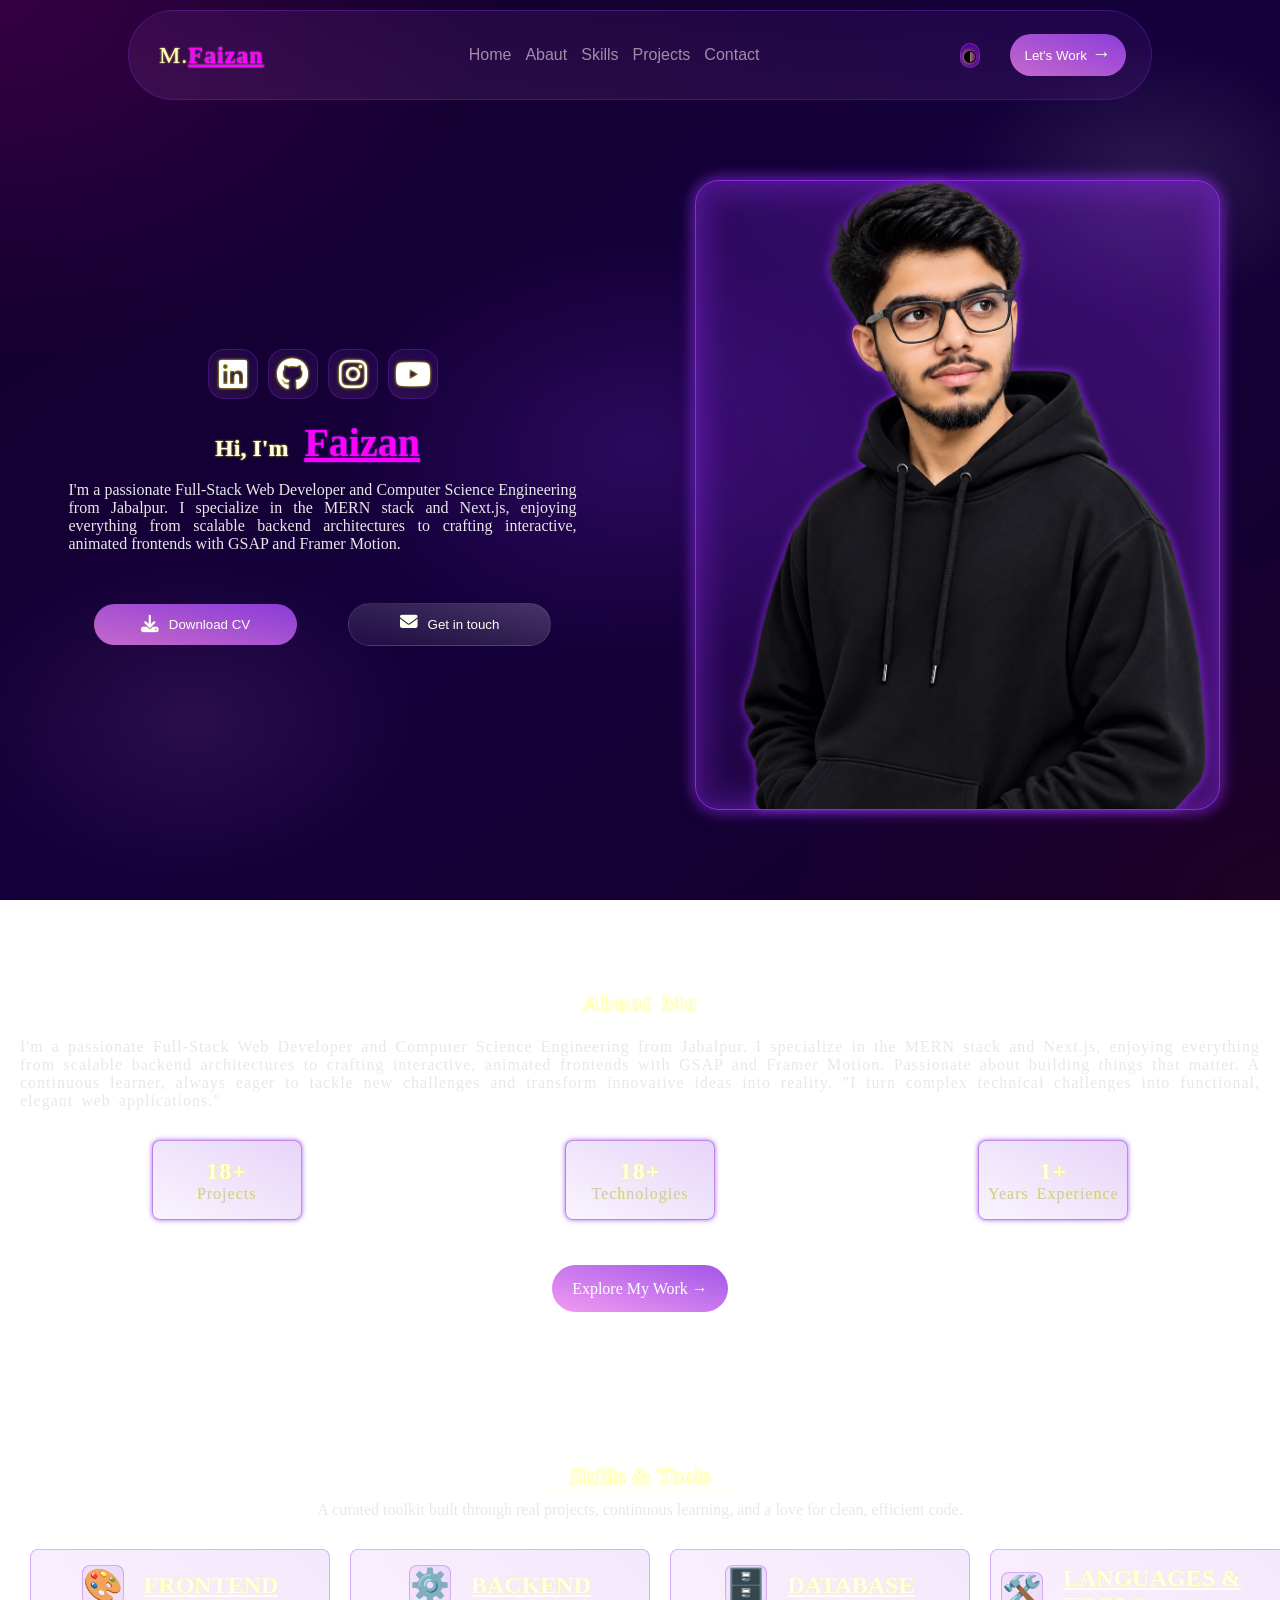
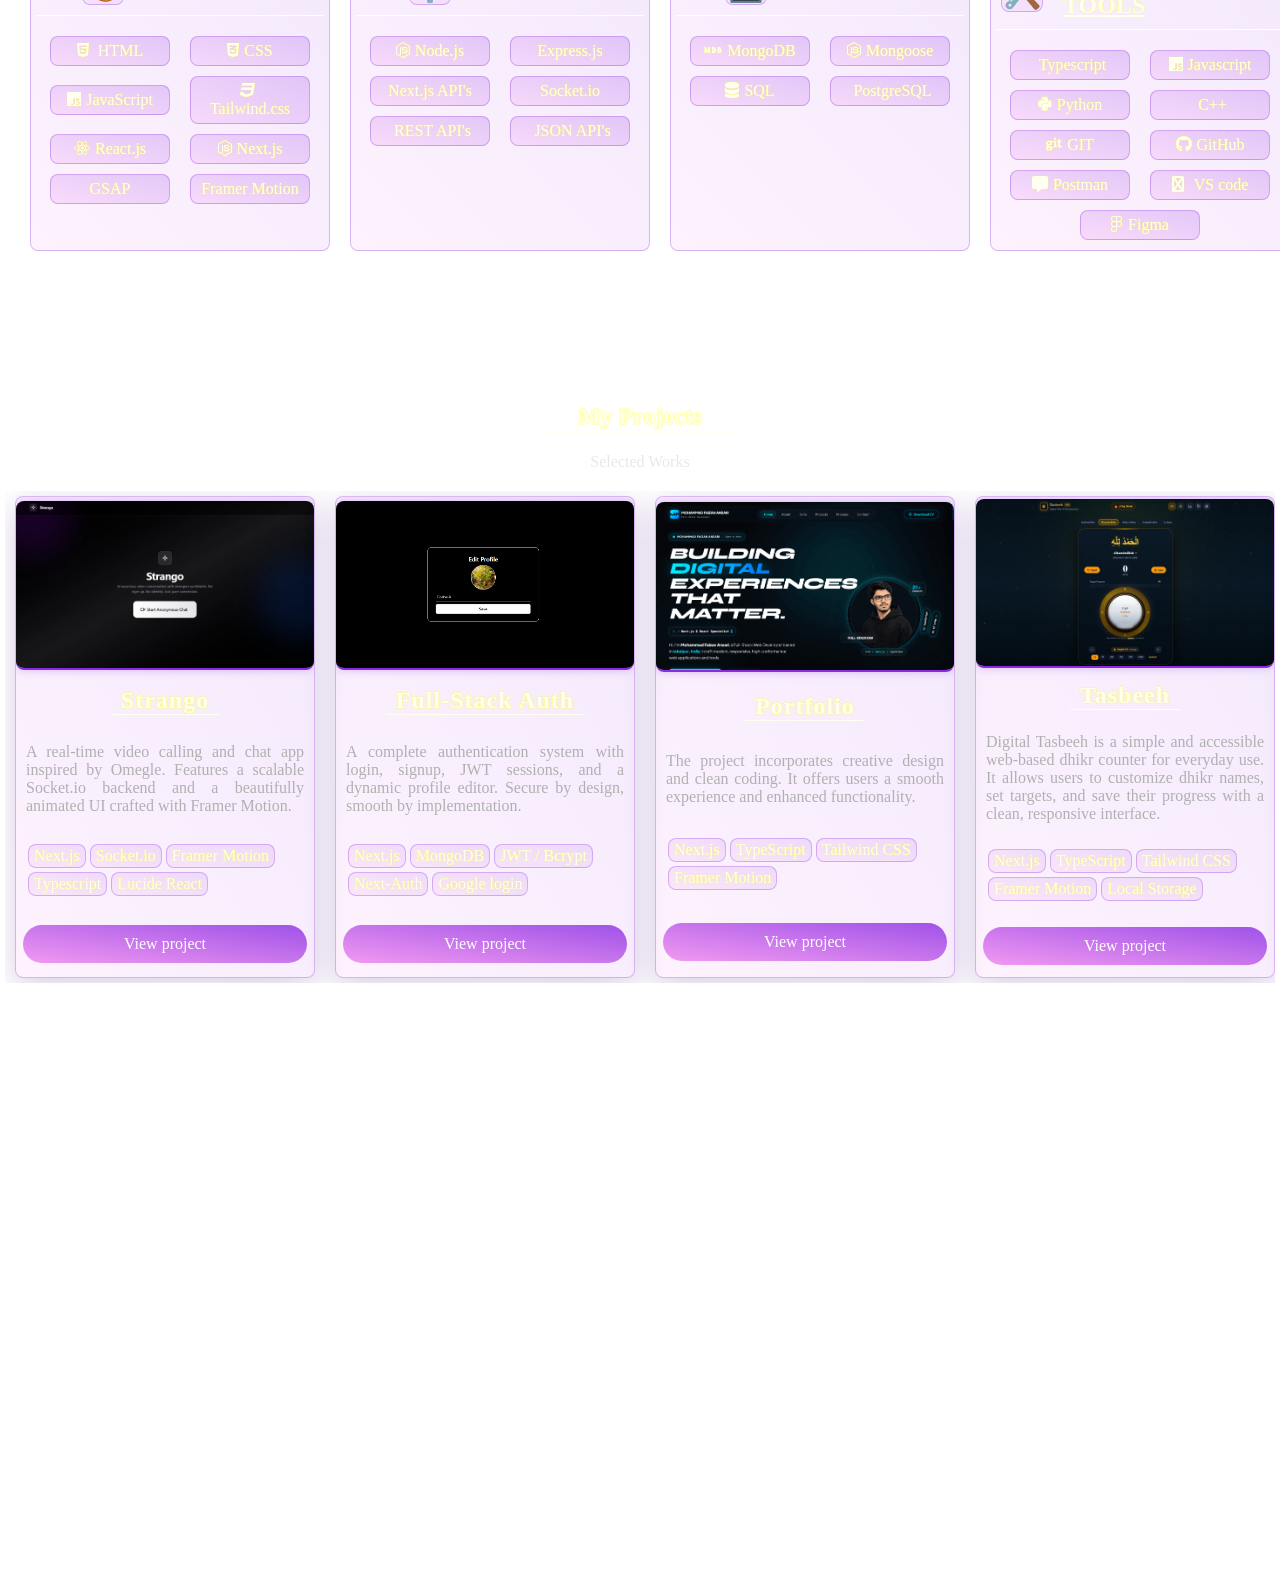
<file: index.html>
<!DOCTYPE html>
<html lang="en">


<head>
    <meta charset="UTF-8">
    <meta name="viewport" content="width=device-width, initial-scale=1.0">
    <title>Mohammad Faizan Ansari | Full Stack Web Developer</title>

    <!-- SEO Meta Tags -->
    <meta name="description"
        content="Mohammad Faizan Ansari is a Full Stack Web Developer specializing in Next.js, React, TypeScript, JavaScript, Node.js, and modern responsive web development." />
    <meta name="keywords"
        content="Mohammad Faizan, m faizan , web developer, portfolio, react developer, frontend, backend, India, HTML, CSS, JavaScript, Node.js" />
    <meta name="author" content="Mohammad Faizan Ansari" />

    <!-- robot  -->
    <meta name="robots" content="index, follow" />

    <!-- canonical -->
    <link rel="canonical" href="https://m-faizan-portfolio.vercel.app/" />

    <!-- Open Graph (for link sharing previews) -->
    <meta property="og:title" content="Mohammad Faizan Ansari | Full Stack Web Developer" />
    <meta property="og:description"
        content="Explore the projects, skills, and experience of Mohammad Faizan Ansari, a Full Stack Web Developer." />
    <meta property="og:type" content="website" />
    <meta property="og:url" content="https://m-faizan-portfolio.vercel.app" />
    <meta property="og:image" content="https://m-faizan-portfolio.vercel.app/images/profile.png" />



    <!-- twitter/X  -->
    <meta name="twitter:card" content="summary_large_image" />
    <meta name="twitter:title" content="Mohammad Faizan Ansari | Full Stack Web Developer" />
    <meta name="twitter:description"
        content="Explore the portfolio, projects, skills, and experience of Mohammad Faizan Ansari." />
    <meta name="twitter:image" content="https://m-faizan-portfolio.vercel.app/images/profile.png" />

    <!-- Optional -->
    <link rel="icon" type="image/png" href="/images/favicon.png" />

    <link rel="stylesheet" href="style.css">

    <link rel="stylesheet" href="https://cdnjs.cloudflare.com/ajax/libs/font-awesome/6.4.0/css/all.min.css" />


    <!-- AOS Library -->
    <link href="https://unpkg.com/aos@2.3.4/dist/aos.css" rel="stylesheet" />
    <script src="https://unpkg.com/aos@2.3.4/dist/aos.js"></script>
</head>


<body class="">
    <header data-aos="fade-down">
        <div data-aos="fade-right" data-aos-delay="400" class="headName"><span>M.</span><span
                class="name">Fa<span>i</span>zan</span></div>
        <div class="mid">
            <nav id="nav">
                <ul class="ul">
                    <li class="li" data-aos="fade-down" data-aos-delay="200">
                        <a href="#home">Home</a>
                    </li>
                    <li class="li" data-aos="fade-down" data-aos-delay="400">
                        <a href="#about">Abaut</a>
                    </li>
                    <li class="li" data-aos="fade-down" data-aos-delay="600">
                        <a href="#skills">Skills</a>
                    </li>
                    <li class="li" data-aos="fade-down" data-aos-delay="800">
                        <a href="#projects">Projects</a>
                    </li>
                    <li class="li" data-aos="fade-down" data-aos-delay="1000">
                        <a href="#contact">Contact</a>
                    </li>
                </ul>

            </nav>
        </div>
        <div class="ham" id="ham">
            <span data-aos="fade-down" data-aos-delay="900"></span><span data-aos="fade-down"
                data-aos-delay="600"></span><span data-aos="fade-down" data-aos-delay="300"></span>
        </div>
        <div class="right">
            <ul class="ulbtns">
                <li data-aos="zoom-in" data-aos-delay="500" data-aos-duration="3000">
                    <button class="lightBtn" id="lightBtn">🌙</button>
                </li>
                <li data-aos="fade-left" data-aos-delay="800"><button class="conNow">
                        <a href="mailto:mohammadfaizana04@gmail.com">Let's Work <span>→</span></a>
                    </button></li>
            </ul>
        </div>


    </header>
    <div class="background"></div>

    <main>
        <section class="sections" id="home">
            <div data-aos="" class="heroLeft">
                <div class="homeMediaBox" data-aos="fade-down">
                    <a href="https://linkedin.com/in/mohammadfaizan04" name="LinkedIn" target="_blank" class="homeMedia"
                        data-aos="fade-down" data-aos-delay="300">
                        <i class="fab fa-linkedin"></i>
                    </a>
                    <a href="https://github.com/mohammadfaizan04" name="GitHub" data-aos="fade-down"
                        data-aos-delay="600" target="_blank" class="homeMedia">
                        <i class="fab fa-github"></i>
                    </a>
                    <a href="https://instagram.com/faizanansari61924" name="Instagram" data-aos="fade-down"
                        data-aos-delay="900" target="_blank" class="homeMedia">

                        <i class="fab fa-instagram"></i>
                    </a>
                    <a href="#" data-aos="fade-down" data-aos-delay="1200" name="Youtube" class="homeMedia">
                        <i class="fab fa-youtube"></i>
                    </a>
                </div>
                <div class="homeAbout" data-aos="fade-right">
                    <h1>Hi, I'm <span class="name">Faizan </span></h1>
                    <p>I'm a passionate Full-Stack Web Developer and Computer Science Engineering from Jabalpur. I
                        specialize in
                        the MERN stack and Next.js, enjoying
                        everything from scalable backend architectures to crafting interactive, animated frontends with
                        GSAP and Framer Motion.</p>
                </div>
                <div class="homeBtns">
                    <button data-aos="fade-right" data-aos-delay="300" class="homeCVBtn"> <a href="resume.pdf" download>
                            <span class="downloadLogo">
                                <i class="fas fa-download"></i>
                            </span>
                            Download CV</a></button>
                    <button data-aos="fade-right" data-aos-delay="600" class="homeConBtn"><a href="#contact"><span
                                class="touchMail">
                                <i class="fas fa-envelope  "></i>
                            </span> Get in
                            touch</a></button>
                </div>
            </div>
            <div data-aos="fade-left" class="imgBox" data-aos-delay="200">
                <!-- <img src="/images/faizan4.webp" alt="Faizan.img"> -->
                <img src="/images/profile.webp" alt="Mo. Faizan">
            </div>
        </section>
        <section class="sections" id="about">
            <!-- <div class="aboutImg">
                <img src="faizan10.webp" alt="faizan.img">
            </div> -->
            <!-- <div class="aboutP"> -->
            <h1 data-aos="fade-down">About Me</h1>
            <p data-aos="fade-right">I'm a passionate Full-Stack Web Developer and Computer Science Engineering from
                Jabalpur. I specialize in
                the
                MERN
                stack and Next.js, enjoying
                everything from scalable backend architectures to crafting interactive, animated frontends with
                GSAP and Framer Motion.
                Passionate about
                building things
                that matter.
                A continuous learner, always eager to tackle new challenges and transform innovative ideas into
                reality.
                "I turn complex technical challenges into functional, elegant web applications."</p>
            <div class="aboutT">
                <div data-aos="fade-right" data-aos-delay="300"><span>30+</span><span>Projects</span></div>
                <div data-aos="fade-down" data-aos-delay="900"><span>20+</span><span>Technologies</span></div>
                <div data-aos="fade-left" data-aos-delay="600"><span>1+</span><span>Years Experience</span></div>
            </div>
            <div class="aboutLBtn" data-aos="fade-up"> <a href="#projects">Explore My Work <span>→</span></a></div>
            <!-- </div> -->

        </section>
        <section class="sections" id="skills">
            <h1 data-aos="fade-down">Skills &amp Tools</h1>
            <p data-aos="fade-right">A curated toolkit built through real projects, continuous learning, and a love for
                clean, efficient code.
            </p>
            <div class="skills">
                <div class="skillContainer" data-aos="fade-up" data-aos-delay="200">
                    <div class="skillHead">
                        <div class="skillEmogi">🎨</div>
                        <h2>FRONTEND</h2>
                    </div>
                    <div class="skillBox">
                        <div class="skill">
                            <i class="fa-brands fa-html5"></i>
                            HTML
                        </div>
                        <div class="skill"><i class="fa-brands fa-css3-alt"></i>CSS</div>
                        <div class="skill"><i class="fa-brands fa-js"></i>JavaScript</div>
                        <div class="skill"><i class="fa-brands fa-css3"></i>Tailwind.css</div>
                        <div class="skill"><i class="fa-brands fa-react"></i>React.js</div>
                        <div class="skill"><i class="fa-brands fa-node-js"></i>Next.js</div>
                        <div class="skill">GSAP</div>
                        <div class="skill">Framer Motion </div>
                    </div>
                </div>
                <div class="skillContainer" data-aos="fade-up" data-aos-delay="400">
                    <div class="skillHead">
                        <div class="skillEmogi">⚙️</div>
                        <h2>BACKEND</h2>
                    </div>
                    <div class="skillBox">
                        <div class="skill"><i class="fa-brands fa-node-js"></i>Node.js</div>
                        <div class="skill">Express.js</div>
                        <div class="skill">Next.js API's</div>
                        <div class="skill">Socket.io</div>
                        <div class="skill"><i class="fa-solid fa-gear-api"></i>REST API's</div>
                        <div class="skill"><i class="fa-solid fa-file-brackets-curly"></i>JSON API's</div>
                    </div>
                </div>
                <div class="skillContainer" data-aos="fade-up" data-aos-delay="600">
                    <div class="skillHead">
                        <div class="skillEmogi">🗄️</div>
                        <h2>DATABASE</h2>
                    </div>
                    <div class="skillBox">
                        <div class="skill"><i class="fa-brands fa-mdb"></i>MongoDB</div>
                        <div class="skill"><i class="fa-brands fa-node-js"></i>Mongoose</div>
                        <div class="skill"><i class="fa-solid fa-database"></i>SQL</div>
                        <div class="skill"><i class="fa-brands fa-postgresql"></i>PostgreSQL</div>
                    </div>
                </div>
                <div class="skillContainer" data-aos="fade-up" data-aos-delay="800">
                    <div class="skillHead">
                        <div class="skillEmogi">🛠️</div>
                        <h2>LANGUAGES & TOOLS</h2>
                    </div>
                    <div class="skillBox">
                        <div class="skill"><i class="fa-brands fa-typescript"></i>Typescript</div>
                        <div class="skill"><i class="fa-brands fa-js"></i>Javascript</div>
                        <div class="skill"><i class="fa-brands fa-python"></i>Python</div>
                        <div class="skill"><i class="fa-brands fa-cpp"></i>C++</div>
                        <div class="skill"><i class="fa-brands fa-git"></i>GIT</div>
                        <div class="skill"><i class="fa-brands fa-github"></i>GitHub</div>
                        <div class="skill"><i class="fa-solid fa-message"></i>Postman</div>
                        <div class="skill"><i class="fa-brands fa-code"></i><i class="fa-brands fa-visual-studio"></i>VS
                            code</div>
                        <div class="skill"><i class="fa-brands fa-figma"></i>Figma</div>
                    </div>
                </div>
            </div>
        </section>
        <section class="sections" id="projects">
            <div class="projectHead">
                <h1 data-aos="fade-down">My Projects </h1>
                <p data-aos="fade-right">Selected Works </p>
            </div>
            <div class="projectContainer">
                <div class="projectBox" data-aos="fade-up" data-aos-delay="200">
                    <img src="/images/strango.webp" alt="strango.webp">
                    <h2>Strango</h2>
                    <p>A real-time video calling and chat app inspired by Omegle. Features a scalable Socket.io
                        backend and a beautifully animated UI crafted with Framer Motion.</p>
                    <div class="tech">
                        <div>Next.js</div>
                        <div>Socket.io</div>
                        <div>Framer Motion</div>
                        <div>Typescript</div>
                        <div>Lucide React</div>
                    </div>
                    <a href="https://strango.vercel.app" target="_blank">View project</a>
                </div>

                <div class="projectBox" data-aos="fade-up" data-aos-delay="400">
                    <img src="/images/auth.webp" alt="strango.webp">
                    <h2>Full-Stack Auth</h2>
                    <p>A complete authentication system with login, signup, JWT sessions, and a dynamic profile
                        editor. Secure by design, smooth by implementation.</p>
                    <div class="tech">
                        <div>Next.js</div>
                        <div>MongoDB</div>
                        <div>JWT / Bcrypt</div>
                        <div>Next-Auth</div>
                        <div>Google login</div>
                    </div>
                    <a href="https://next-authentication-project-1.vercel.app" target="_blank"> View project </a>
                </div>
                <div class="projectBox" data-aos="fade-up" data-aos-delay="600">
                    <img src="/images/portfolio.webp" alt="strango.webp">
                    <h2> Portfolio</h2>
                    <p>The project incorporates creative design and clean coding. It offers users a smooth experience
                        and enhanced functionality.</p>
                    <div class="tech">
                        <div> Next.js</div>
                        <div> TypeScript </div>
                        <div> Tailwind CSS</div>
                        <div> Framer Motion</div>
                    </div>
                    <a href="https://mo-faizan-portfolio.vercel.app" target="_blank">View project</a>
                </div>
                <div class="projectBox" data-aos="fade-up" data-aos-delay="800">
                    <img src="/images/tasbeeh.webp" alt="strango.webp">
                    <h2> Tasbeeh </h2>
                    <p>Digital Tasbeeh is a simple and accessible web-based dhikr counter for everyday use.
                        It allows users to customize dhikr names, set targets, and save their progress with a clean,
                        responsive interface.</p>

                    <div class="tech">
                        <div> Next.js</div>
                        <div> TypeScript </div>
                        <div> Tailwind CSS</div>
                        <div> Framer Motion</div>
                        <div> Local Storage</div>
                    </div>
                    <a href="https://digital-tasbeeh-eta.vercel.app" target="_blank">View project</a>
                </div>

                <div class="projectBox" data-aos="fade-up" data-aos-delay="1200">
                    <img src="/images/ais.webp" alt="strango.webp">
                    <h2>AI Assistant</h2>
                    <p>An interactive voice assistant using the Web Speech API to process spoken queries and
                        return real-time audio or text responses — with a clean, responsive UI.
                    </p>
                    <div class="tech">
                        <div>HTML</div>
                        <div>CSS</div>
                        <div>Javascript</div>
                        <div>Web Speech API </div>
                    </div>
                    <a href="https://mahiru-assistant.vercel.app" target="_blank">View project</a>
                </div>
                <div class="projectBox" data-aos="fade-up" data-aos-delay="1000">
                    <img src="/images/ageclc.webp" alt="strango.webp">
                    <h2>Age Calculator</h2>
                    <p>A smart age calculator that quickly computes exact age in years, months, and days. Built for
                        accuracy and user-friendly experience. It provides instant results with a neat design, making
                        everyday calculations effortless.</p>
                    <div class="tech">
                        <div>HTML</div>
                        <div>CSS</div>
                        <div>Javascript</div>
                        <div>Date Object</div>
                    </div>
                    <a href="https://age-calculator-coral-one.vercel.app" target="_blank">View project</a>
                </div>
                <div class="projectBox" data-aos="fade-up" data-aos-delay="1400">
                    <img src="/images/emg.webp" alt="strango.webp">
                    <h2>Match Emoji Game</h2>
                    <p>A fun and engaging emoji matching game built with HTML, CSS, and JavaScript with levels. win and
                        lose functions and get star points and score. </p>
                    <div class="tech">
                        <div>HTML</div>
                        <div>CSS</div>
                        <div>Javascript</div>
                    </div>
                    <a href="https://match-emogi-game.vercel.app" target="_blank">View project</a>
                </div>

            </div>
            <div class="allProjects" data-aos="fade-up"><a href="https://github.com/mohammadfaizan04"
                    target="_blank">View all
                    projects <span>→</span></a>
            </div>
        </section>
        <section class="sections" id="contact">
            <div class="contactHead">
                <h1 data-aos="fade-down">Get in <span>Touch</span></h1>
                <p data-aos="fade-right">I'm open to full-time roles, freelance projects, and exciting collaborations.
                </p>
            </div>
            <div class="conMedia">
                <div data-aos="fade-right" data-aos-delay="300">
                    <div class="media"><a href="mailto:faizanansaria04@g,ail.com" name="Email">
                            <i data-aos="fade-right" data-aos-delay="200" class="fas fa-envelope  "></i>
                        </a></div>
                    <div class="media"><a href="https://github.com/mohammadfaizan04" target="_blank" name="GitHub">
                            <i data-aos="fade-right" data-aos-delay="400" class="fab fa-github"></i>
                        </a></div>
                </div>
                <div data-aos="fade-left" data-aos-delay="600">
                    <div data-aos="fade-left" class="media"><a href="https://linkedin.com/in/mohammadfaizan04"
                            name="LinkedIn" target="_blank">
                            <i data-aos="fade-left" data-aos-delay="400" class="fab fa-linkedin"></i></a>
                    </div>
                    <div data-aos="fade-left" class="media"><a href="https://instagram.com/faizanansari61924"
                            name="Instagram" target="_blank"><i data-aos="fade-left" data-aos-delay="600"
                                class="fab fa-instagram"></i></a>
                    </div>
                </div>
            </div>
        </section>
    </main>


    <footer data-aos="fade-up">
        <div data-aos="fade-right" data-aos-delay="200">© 2026 <span>Mohammad <span>Faizan</span></span></div>
        <div data-aos="fade-left" data-aos-delay="400">Designed &amp; build with passion </div>

    </footer>


    <script src="main.js"></script>
</body>

</html>
</file>
<file: style.css>
* {
            margin: 0;
            padding: 0;
            box-sizing: border-box;
        }

        html {
            scroll-behavior: smooth;
        }

        body {
            z-index: 0;
            color: white;

        }

        .background {
            background:
                radial-gradient(ellipse 30% 30% at 90% 20%, rgba(255, 255, 255, 0.1), transparent 50%),
                radial-gradient(ellipse 30% 30% at 15% 80%, rgba(238, 130, 238, 0.1), transparent 60%),
                radial-gradient(ellipse 30% 30% at 50% 50%, rgba(137, 43, 226, 0.2), transparent 80%),
                radial-gradient(ellipse 50% 50% at 100% 100%, rgba(255, 0, 0, 0.05), transparent 80%),
                radial-gradient(ellipse 50% 50% at 0% 0%, rgba(128, 0, 128, 0.3), transparent 80%),
                linear-gradient(to top left, rgb(20, 0, 40), rgb(20, 0, 60), rgb(20, 0, 40));
            position: fixed;
            top: 0;
            height: 100vh;
            width: 100vw;
            z-index: -1;
            overflow: hidden;

        }

        .light .background {
            background:
                radial-gradient(ellipse 30% 30% at 90% 20%, rgba(255, 255, 255, 0.1), transparent 50%),
                radial-gradient(ellipse 30% 30% at 15% 80%, rgba(238, 130, 238, 0.1), transparent 60%),
                radial-gradient(ellipse 30% 30% at 50% 50%, rgba(137, 43, 226, 0.5), transparent 80%),
                radial-gradient(ellipse 50% 50% at 100% 100%, rgba(255, 0, 0, 0.05), transparent 80%),
                radial-gradient(ellipse 50% 50% at 0% 0%, rgba(128, 0, 128, 0.3), transparent 80%),
                linear-gradient(to top left, rgb(255, 200, 255), rgb(185, 150, 255), rgb(255, 200, 255));

        }




        ::-webkit-scrollbar {
            width: 2px;
        }

        ::-webkit-scrollbar-track {
            background: rgb(20, 0, 40);
        }


        ::-webkit-scrollbar-thumb {
            background: rgba(137, 43, 226, 0.7);
            border-radius: 5px;
        }


        header {
            background: linear-gradient(to top right, rgba(238, 130, 238, 0.1), rgba(137, 43, 226, 0.1));
            position: sticky;
            top: 5px;
            display: flex;
            justify-content: space-between;
            align-items: center;
            min-height: 10vh;
            width: 80vw;
            margin: 10px auto;
            padding: 10px;
            border: 1px solid rgba(137, 43, 226, 0.3);
            border-radius: 10rem;
            backdrop-filter: blur(18px);
            z-index: 11;
        }

        .light header {
            border: 1px solid rgba(137, 43, 226, 0.1);
        }

        .ham {
            display: none;
        }

        .headName {
            letter-spacing: 1px;
            display: flex;
            font-size: 1.5rem;
            justify-content: space-between;
            align-items: center;
            margin: 0 20px;
            cursor: default;
            font-family: cursive;
        }

        .headName>span:first-child:hover,
        .headName span:nth-child(2):hover {
            text-shadow: 0 0 5px;
        }


        .headName>span:first-child {
            color: rgb(255, 255, 200);
            text-shadow: 0 0 2px yellow;
        }

        .light .headName>span:first-child {
            color: rgb(255, 255, 255);
        }

        .headName span:nth-child(2) {
            color: rgb(255, 0, 255);
            font-weight: bold;
            text-decoration: underline;
            text-shadow: 0 0 2px violet;
        }

        .light .headName span:nth-child(2) {
            color: rgb(229, 0, 229);
            text-decoration: underline;
            text-shadow: 0 0 2px violet;
        }

        header nav {
            display: flex;
            justify-content: space-around;
            align-items: center;
            font-family: sans-serif;
        }

        header nav ul {
            display: flex;
            justify-content: space-around;
            align-items: center;
            margin: 0 7px;
        }

        header nav ul li {
            list-style: none;
            margin: 0px 7px;
            transition: all .3s ease;
        }


        header nav .ul li:hover {
            transform: translateY(-3px) scale(1.05);
        }

        header nav .ul li:active {
            transform: scale(0.8);
        }

        header nav .ul li a:hover {
            /* color: plum; */
            text-decoration: underline;
            transform: translateY(-2px);
            color: rgb(255, 116, 255);
            text-shadow: 0px 0px 2px pink;
            /* font-family: serif; */
        }

        .light header nav .ul li a:hover {
            color: rgb(255, 116, 255);
        }

        header nav .ul li a {
            color: rgb(170, 136, 170);
            text-decoration: none;
            transition: all .3s ease;
        }

        .light header nav .ul li a {
            color: rgb(121, 25, 210);
        }

        .ulbtns {
            /* background-color: red; */
            display: flex;
            justify-content: center;
            align-items: center;
        }

        .ulbtns li {
            list-style: none;
            margin: 0 15px;
        }


        .ulbtns button {
            cursor: pointer;
            transition: all .3s ease;
        }

        .ulbtns button:hover {
            transform: scale(1.1);
            box-shadow: 0 2px 32px rgba(137, 43, 226, 0.8);
        }

        .ulbtns button:active {
            transform: scale(0.9);
        }

        .lightBtn {
            background-color: rgb(80, 0, 150);
            border: none;
            border: 1px solid rgba(137, 43, 226, 0.7);
            font-size: 1rem;
            display: flex;
            justify-content: center;
            align-items: center;
            border-radius: 3rem;
            padding: 2px;
            text-shadow: 0 0 5px yellow;
        }

        .light .lightBtn {
            background-color: rgb(198, 78, 198);
            border: 1px solid rgba(137, 43, 226, 0.5);
            text-shadow: 0 0 2px yellow;
        }

        .ulbtns .conNow {
            /* background: linear-gradient(to left, #007fff, #0015ff); */
            background: linear-gradient(to top right, rgba(238, 130, 238, 0.8), rgba(168, 75, 255, 0.8));
            border: none;
            border-radius: 10rem;
            padding: 10px 15px;
        }

        .ulbtns .conNow:hover {
            /* background: linear-gradient(to top left, #007fff, #0015ff); */
            background: linear-gradient(to top right, rgba(238, 130, 238, 1), rgba(168, 75, 255, 1));
            text-shadow: 0 0 1px yellow;
        }

        .conNow a {
            color: rgb(255, 255, 240);
            text-decoration: none;
            display: flex;
            justify-content: center;
            align-items: center;
        }

        .conNow a>span {
            position: relative;
            bottom: 1px;
            font-size: 1.2rem;
            margin-left: 5px;
        }

        /* Main */

        .sections {
            padding: 5px;
            overflow: hidden;
            margin-top: 100px;
        }

        #home {
            display: flex;
            justify-content: space-around;
            align-items: center;
            margin: 30px 0;
        }

        #home>div {
            /* background-color: red; */
            min-height: 80vh;
            width: 40%;
            display: flex;
            justify-content: center;
            align-items: center;
        }

        .imgBox img {
            background: linear-gradient(to top right, rgba(137, 43, 226, 0.05), rgba(137, 43, 226, 0.2));
            border: 1px solid blueviolet;
            backdrop-filter: blur(18px);
            height: 70vh;
            border-radius: 1.5rem;
            box-shadow: 0 0 15px rgba(137, 43, 226, 0.5);
            filter: drop-shadow(0 0 5px blueviolet);
        }

        .heroLeft {
            display: flex;
            flex-direction: column;
            justify-content: center;
            align-items: center;
        }

        .homeMediaBox {
            display: flex;
            justify-content: center;
            align-items: center;
        }

        .homeMedia {
            display: flex;
            justify-content: center;
            align-items: center;
            color: gray;
            height: 50px;
            width: 50px;
            border-radius: 1rem;
            margin: 5px;
            font-size: 2rem;
            color: white;
            text-decoration: none;
            background: linear-gradient(to top right, rgba(238, 130, 238, 0.1), rgba(137, 43, 226, 0.1));
            border: 1px solid rgba(137, 43, 226, 0.3);
            transition: all 0.3s ease;
            cursor: pointer;
            text-shadow: 0 0 3px yellow;
        }

        .homeMedia:hover {
            background: linear-gradient(to top right, rgba(238, 130, 238, 0.2), rgba(137, 43, 226, 0.2));
            transform: translateY(-2px) scale(1.02);
            box-shadow: 0 8px 32px rgba(137, 43, 226, 0.3);
            border: 1px solid rgba(137, 43, 226, 0.5);
            text-shadow: 0 0 4px yellow;
        }


        .homeAbout {
            text-align: center;
        }

        .homeAbout h1 {
            margin: 15px 10px;
            color: rgb(255, 255, 230);
            text-shadow: 0 0 2px yellow;
        }

        #home .name {
            margin: 0px 10px;
            color: rgb(255, 0, 255);
            text-shadow: 0 0 2px blueviolet;
            text-decoration: underline;
            font-size: 2.5rem;
        }

        .light #home .name {
            color: rgb(233, 0, 233);
            text-shadow: 0 0 3px violet;
        }

        .homeAbout p {
            color: rgb(232, 232, 232);
            text-align: justify;
        }

        .light .homeAbout p {
            color: rgb(55, 0, 55);
        }

        .homeBtns {
            width: 100%;
            margin-top: 50px;
            display: flex;
            justify-content: space-around;
            align-items: center;
        }

        .homeBtns button {
            width: 40%;
            padding: 10px 10px;
            color: white;
            border: none;
            border-radius: 50px;
            transition: all .3s ease;
            cursor: pointer;
            display: flex;
            justify-content: center;
            align-items: center;
        }

        .homeBtns button a {
            text-decoration: none;
            color: rgb(255, 255, 240);
            display: flex;
            justify-content: center;
            align-items: center;
        }

        .downloadLogo {
            font-size: 1.1rem;
            margin-right: 10px;
        }

        .touchMail {
            transform: translateY(-2px);
            font-size: 1.1rem;
            margin-right: 10px;
        }

        .homeBtns button:hover {
            text-shadow: 0 0 2px yellow;
            transform: scale(1.1) translateY(-2px);
            box-shadow: 0 8px 32px rgba(137, 43, 226, 0.5);
        }

        .homeBtns button:active {
            transform: scale(0.9) translateY(0px);
        }

        .homeBtns .homeCVBtn {
            background: linear-gradient(to top right, rgba(238, 130, 238, 0.8), rgba(168, 75, 255, 0.8));
        }

        .homeBtns .homeCVBtn:hover {
            background: linear-gradient(to top right, rgba(238, 130, 238, 0.9), rgba(168, 75, 255, 0.9));
        }

        .homeBtns .homeConBtn {
            background: linear-gradient(to top right, rgba(255, 255, 255, 0.05), rgba(255, 255, 255, 0.2));
            border: 1px solid rgba(255, 255, 255, 0.1);
        }

        .light .homeBtns .homeConBtn {
            background: linear-gradient(to top right, rgba(238, 130, 238, 0.2), rgba(168, 75, 255, 0.2));
            border: 1px solid rgba(137, 43, 226, 0.4);


        }

        /* About  */

        #about {
            display: flex;
            justify-content: center;
            flex-direction: column;
            align-items: center;
            color: rgb(232, 232, 232);
            letter-spacing: 1px;
            word-spacing: 3px;
            padding: 10px 20px;
            text-align: justify;
        }

        #about h1 {
            color: rgb(255, 255, 240);
            text-shadow: 0 0 2px yellow;
            padding: 0px 30px;
            margin: 20px 0;
            border-bottom: 1px solid;
        }

        .light #about p {
            color: rgb(55, 0, 55);
        }

        .aboutT {
            margin-top: 20px;
            display: flex;
            justify-content: space-around;
            width: 100%;
        }

        .aboutT div {
            background-color: rgba(137, 43, 226, 0.1);
            background: linear-gradient(to top right, rgba(137, 43, 226, 0.05), rgba(137, 43, 226, 0.2));
            display: flex;
            flex-direction: column;
            justify-content: center;
            align-items: center;
            padding: 10px 5px;
            margin: 10px;
            border-radius: 0.5rem;
            width: 150px;
            min-height: 80px;
            border: 1px solid rgba(137, 43, 226, 0.5);
            box-shadow: 0 0 5px rgba(137, 43, 226, 0.7);
        }

        .aboutT div span:first-child {
            font-size: 1.5rem;
            font-weight: bold;
            color: rgb(255, 255, 240);
            text-shadow: 0 0 2px yellow;
        }


        .aboutT div span:nth-child(2) {
            color: rgb(200, 200, 200);
            text-shadow: 0 0 1px yellow;
            text-align: center;
        }

        .light .aboutT div span:nth-child(2) {
            color: rgb(220, 220, 220);
            text-shadow: 0 0 1px white;
        }

        .aboutLBtn {
            margin: 50px 20px;
            transition: all .3s ease;
        }

        .aboutLBtn a {
            background: linear-gradient(to top right, rgba(238, 130, 238, 0.8), rgba(137, 43, 226, 0.8));
            padding: 15px 20px;
            border-radius: 10rem;
            color: white;
            cursor: pointer;
            transition: all 0.3s ease;
            text-decoration: none;
            letter-spacing: normal;
            word-spacing: normal;
        }

        .aboutLBtn:hover {
            transform: scale(1.1) translateY(-2px);
        }

        .aboutLBtn a:hover {
            background: linear-gradient(to top right, rgba(238, 130, 238, 1), rgba(137, 43, 226, 1));
            transform: scale(1.1) translateY(-2px);
            box-shadow: 0 8px 32px rgba(238, 130, 238, 0.2);
            text-shadow: 0 0 1px yellow;
        }

        .aboutLBtn:active {
            transform: scale(0.9);
        }

        /* Skills  */

        #skills {
            margin-top: 100px;
            display: flex;
            justify-content: center;
            align-items: center;
            flex-direction: column;
            overflow: hidden;

        }

        #skills h1 {
            color: rgb(255, 255, 240);
            text-shadow: 0 0 2px yellow;
            border-bottom: 1px solid;
            padding: 0 30px;
        }

        #skills p {
            margin: 10px 0;
            color: rgb(232, 232, 232);
            padding: 0px 10px;
            text-align: justify;
        }

        .light #skills p {
            color: rgb(55, 0, 55);
        }

        .skills {
            width: 100vw;
            display: flex;
            justify-content: space-around;
            /* align-items: center;  */
            overflow-x: scroll;
            scrollbar-width: thin;
            scrollbar-color: rgba(137, 43, 226, 0.3) rgba(137, 43, 226, 0.1);
            padding: 10px 20px;
        }

        .skillContainer {
            background: linear-gradient(to top right, rgba(238, 130, 238, 0.1), rgba(137, 43, 226, 0.1));
            min-width: 300px;
            margin: 10px;
            border-radius: .5rem;
            border: 1px solid rgba(137, 43, 226, 0.3);
            padding: 5px;
        }


        .skillHead {
            padding: 10px 5px;
            display: flex;
            justify-content: center;
            align-items: center;
            border-bottom: 1px solid;
            margin-bottom: 15px;
        }

        .skillHead .skillEmogi {
            background: linear-gradient(to top right, rgba(238, 130, 238, 0.1), rgba(137, 43, 226, 0.1));
            font-size: 2rem;
            border: 1px solid rgba(137, 43, 226, 0.3);
            border-radius: 0.5rem;
            display: flex;
            justify-content: center;
            align-items: center;
        }

        .skillHead h2 {
            /* background-color: red;  */
            color: rgb(255, 255, 240);
            text-shadow: 0 0 1px yellow;
            text-decoration: underline;
            margin-left: 20px;
        }

        .skillBox {
            /* background-color: yellow; */
            display: flex;
            flex-wrap: wrap;
            justify-content: center;
            align-items: center;
        }

        .skill {
            background: linear-gradient(to top right, rgba(238, 130, 238, 0.2), rgba(137, 43, 226, 0.2));
            border: 1px solid rgba(137, 43, 226, 0.3);
            border-radius: .5rem;
            padding: 5px 10px;
            margin: 5px 10px;
            text-shadow: 0 0 1px yellow;
            text-align: center;
            cursor: default;
            transition: all .3s ease;
            width: 120px;
            color: rgb(255, 255, 240);
        }

        .skill:hover {
            background: linear-gradient(to top right, rgba(238, 130, 238, 0.4), rgba(137, 43, 226, 0.4));

            text-shadow: 0 0 2px yellow;
            box-shadow: 0 8px 32px rgba(238, 130, 238, 0.15);
            border: 1px solid rgba(137, 43, 226, 0.5);
            /* transform: translateY(-2px); */
        }

        .skill i {
            margin-right: 5px;
        }

        /* Projects  */

        .projectHead {
            display: flex;
            justify-content: center;
            align-items: center;
            flex-direction: column;
        }

        .projectHead h1 {
            margin: 20px 0px;
            padding: 2px 30px;
            color: rgb(255, 255, 240);
            text-shadow: 0 0 2px yellow;
            border-bottom: 1px solid;
        }

        .projectHead p {
            color: rgb(232, 232, 232);
        }

        .light .projectHead p {
            color: rgb(55, 0, 55);
        }

        .projectContainer {
            margin-top: 20px;
            display: flex;
            justify-content: left;
            overflow-x: scroll;
            scrollbar-width: thin;
            transition: all 0.3s linear;
            scrollbar-color: rgba(137, 43, 226, 0.3) rgba(137, 43, 226, 0.1);

        }

        .projectBox {
            background: linear-gradient(to top right, rgba(238, 130, 238, 0.1), rgba(137, 43, 226, 0.1));
            border: 1px solid rgba(137, 43, 226, 0.3);
            border-radius: 0.5rem;
            box-shadow: 0 8px 32px rgba(64, 0, 124, 0.2);
            min-width: 300px;
            min-height: 400px;
            display: flex;
            justify-content: space-around;
            align-items: center;
            flex-direction: column;
            margin: 5px 10px;
            transition: all .3s ease;
            overflow: hidden;
        }

        .projectBox img {
            width: 100%;
            border-radius: 0.5rem;
            box-shadow: 0px 0px 10px rgba(137, 43, 226, 0.3);
            transition: all 0.3s ease;
            border-bottom: 2px solid blueviolet;
        }

        .projectBox img:hover {
            transform: scale(1.05);
        }

        .projectBox h2 {
            text-shadow: 0 0 2px yellow;
            color: rgb(255, 255, 240);
            border-bottom: 1px solid;
            padding: 0px 10px;
            margin: 10px 0px;
            letter-spacing: 1px;
            transition: all .3s ease;
            cursor: default;
            overflow: hidden;
        }

        .projectBox h2:hover {
            text-shadow: 0 0 3px yellow;
            border-bottom: 1px solid rgba(238, 130, 238, 0.9);
        }

        .projectBox p {
            color: rgb(177, 177, 177);
            padding: 10px;
            transition: all 0.3s ease;
            text-align: justify;
        }

        .light .projectBox p {
            color: rgb(70, 0, 70);
        }

        .projectBox p:hover {
            color: rgb(217, 185, 217);
            text-shadow: 0 0 1px violet;
        }

        .light .projectBox p:hover {
            color: rgb(20, 0, 20);
        }

        .projectBox .tech {
            display: flex;
            justify-content: left;
            align-items: center;
            flex-wrap: wrap;
            padding: 10px;
        }

        .projectBox .tech div {
            background: linear-gradient(to top right, rgba(238, 130, 238, 0.1), rgba(137, 43, 226, 0.1));
            border: 1px solid rgba(137, 43, 226, 0.3);
            padding: 2px 5px;
            border-radius: 0.5rem;
            margin: 2px;
            transition: all 0.3s linear;
            color: rgb(255, 255, 240);
            text-shadow: 0 0 1px yellow;
            cursor: default;
        }

        .projectBox .tech div:hover {
            background: linear-gradient(to top right, rgba(238, 130, 238, 0.3), rgba(137, 43, 226, 0.3));
            border: 1px solid rgba(137, 43, 226, 0.5);
            box-shadow: 0 8px 32px rgba(137, 43, 226, 0.4);
        }

        .projectBox a {
            margin: 10px;
            background: linear-gradient(to top right, rgba(238, 130, 238, 0.8), rgba(137, 43, 226, 0.8));
            color: white;
            text-decoration: none;
            border-radius: 5rem;
            width: 95%;
            text-align: center;
            padding: 10px 5px;
            transition: all .3s ease;
        }

        .projectBox a:hover {
            background: linear-gradient(to top right, rgba(238, 130, 238, 1), rgba(137, 43, 226, 1));
            box-shadow: 0 8px 32px rgba(137, 43, 226, 0.4);
            color: rgb(255, 255, 240);
            text-shadow: 0 0 1px yellow;
            transform: translateY(-2px);
        }

        .projectBox a:active {
            transform: scale(0.9);
        }

        .allProjects {
            display: flex;
            justify-content: center;
            align-content: center;
            padding: 20px 10px;
            margin-top: 30px;
        }

        .allProjects a {
            background: linear-gradient(to top right, rgba(238, 130, 238, 0.8), rgba(137, 43, 226, 0.8));
            padding: 15px 30px;
            border-radius: 50px;
            text-decoration: none;
            color: white;
            transition: all .3s ease;
        }

        .allProjects a:hover {
            background: linear-gradient(to top right, rgba(238, 130, 238, 1), rgba(137, 43, 226, 1));
            box-shadow: 0 8px 32px rgba(137, 43, 226, 0.4);
            text-shadow: 0 0 1px yellow;
            transform: scaleX(1.05) translateY(-2px);
        }

        .allProjects a:active {
            transform: scale(0.9);
        }



        /* Contact */

        #contact {
            margin-top: 50px;
        }

        .contactHead {
            /* background-color: red; */
            display: flex;
            justify-content: center;
            align-items: center;
            flex-direction: column;
        }

        .contactHead h1 {
            margin: 20px 0px;
            padding: 2px 30px;
            color: rgb(255, 255, 240);
            text-shadow: 0 0 2px yellow;
            border-bottom: 1px solid;

        }

        .contactHead h1 span {
            color: violet;
            text-shadow: 0 0 2px blueviolet;
        }

        .light .contactHead h1 span {
            color: blueviolet;
            text-shadow: 0 0 2px violet;
        }

        .contactHead p {
            color: rgb(232, 232, 232);
            text-shadow: 0 0 2px blueviolet;
            text-align: justify;
            padding: 0 10px;
        }

        .light .contactHead p {
            color: rgb(55, 0, 55);
            text-shadow: 0 0 1px blueviolet;
        }

        .conMedia {
            padding: 20px 0px;
            display: flex;
            justify-content: center;
            align-items: center;
        }

        .conMedia>div {
            display: flex;
            justify-content: center;
            align-items: center;
            flex-wrap: wrap;
        }

        .media {
            background: linear-gradient(to top right, rgba(238, 130, 238, 0.1), rgba(137, 43, 226, 0.1));
            margin: 20px;
            border: 1px solid rgba(137, 43, 226, 0.3);
            border-radius: 0.5rem;
            transition: all 0.3s ease;
            cursor: pointer;
        }

        .media:hover {
            background: linear-gradient(to top right, rgba(238, 130, 238, 0.2), rgba(137, 43, 226, 0.2));
            transform: translateY(-2px) scale(1.02);
            box-shadow: 0 8px 32px rgba(137, 43, 226, 0.15);
            border: 1px solid rgba(137, 43, 226, 0.5);
        }

        .media a:hover {
            text-shadow: 0 0 4px yellow;
        }

        .media a {
            color: rgb(255, 255, 240);
            min-width: 100px;
            min-height: 100px;
            text-decoration: none;
            display: flex;
            justify-content: center;
            align-items: center;
            text-shadow: 0 0 3px yellow;
            font-size: 3rem;
        }

        footer {
            background-color: rgba(137, 43, 226, 0.1);
            display: flex;
            justify-content: space-around;
            align-items: center;
            padding: 20px;
            overflow: hidden;
        }

        footer div {
            color: rgb(197, 143, 197);
            text-align: center;
        }

        .light footer div {
            color: rgb(87, 62, 87);
        }

        footer div>span {
            color: rgba(111, 255, 255, 0.7);
        }

        footer div>span>span {
            color: rgba(255, 100, 255, 0.7);
        }

        .light footer div>span>span {
            color: rgb(116, 35, 192);
            text-shadow: 0 0 1px rgb(156, 50, 255);
        }



        @media (max-width : 768px) {
            header {
                /* background-color: red ; */
                padding: 5px;
                min-height: 7vh;
            }


            .headName {
                letter-spacing: normal;
                margin: 0 15px;
            }

            header nav .ul li {
                margin: 0 5px;
            }

            header nav .ul li a {
                font-size: 0.8rem;
            }

            .ulbtns li {
                margin: 0 7px;
            }

            .ulbtns .conNow {
                padding: 7px 10px;
            }

            .conNow a,
            .conNow a>span {
                font-size: 0.7rem;
            }

            .downloadLogo,
            .touchMail {
                margin-right: 5px;
            }

            .homeBtns button {
                font-size: 0.8rem;
            }
        }

        @media (max-width:660px) {
            .conNow {
                display: none;
            }

            /* Home */

            #home {
                flex-direction: column;
                margin: 0;
            }

            #home>div {
                width: 100%;
                min-height: 50vh;
            }

            .homeAbout p {
                padding: 0 15px;
            }

            .homeBtns {
                margin: 50px 0;
            }

            .imgBox img {
                height: 50vh;
            }


        }

        @media(max-width :550px) {
            header .mid {
                display: none;
                position: fixed;
                top: 7vh;
                left: 0;
                width: 100%;
                background: linear-gradient(to top right, rgba(238, 130, 238, 0.9), rgba(137, 43, 226, 0.9));
                border-radius: 50px;
                border: 1px solid rgba(137, 43, 226, 0.5);
                backdrop-filter: blur(18px);
                z-index: 11;
                padding: 15px 0;
            }

            header nav {
                width: 100%;
            }

            header nav ul {
                justify-content: space-around;
                width: 100%;
            }

            header nav .ul li a {
                justify-content: space-around;
                width: 100%;
                color: rgb(255, 194, 255);
            }

            .light header nav .ul li a {
                color: rgb(255, 200, 255);
            }

            header>div {
                width: 100px;
            }

            .ham {
                display: flex;
                justify-content: space-evenly;
                align-items: center;
                flex-direction: column;
                /* background-color: red; */
                /* border: 1px solid red ; */
                height: 35px;
                width: 35px;
            }

            .ham span {
                height: 5px;
                width: 100%;
                margin: 2px;
                border-radius: 10px;
                /* border: 1px solid yellow; */
                background: linear-gradient(to top right, rgba(238, 130, 238, 0.5), rgba(137, 43, 226, 0.9));
                transition: all 0.3s linear;
            }

            .light .ham span {
                border: 1px solid rgba(137, 43, 226, 0.4);
            }

            .ham.active span:nth-child(1) {
                background-color: red;
                transform: rotate(45deg) translate(10px, 5px);
            }

            .ham.active span:nth-child(2) {
                opacity: 0;
            }

            .ham.active span:nth-child(3) {
                transform: rotate(-45deg) translate(10px, -6px);
                background-color: red;
            }

            .mid.show {
                display: flex;
            }
        }


        @media (max-width:425px) {

            header {
                /* width: 90vw; */
            }


            .sections {
                margin: 20px 0px;
            }



            /* About */

            #about {
                margin-top: 30px;
                padding: 0;
            }

            #about p {
                padding: 0 15px;
            }

            /* Skills */

            #skills {
                margin: 100px 0;
            }

            .skills {
                padding: 0;
            }

            .skillContainer {
                min-width: 200px;
            }

            .skillHead .skillEmogi {
                font-size: 1.5rem;
                margin-right: 10px;
            }

            .skillHead h2 {
                margin: 0;
                font-size: 1.3rem;

            }



            /* Projects */
            .projectContainer {
                padding: 0;
            }

            .projectBox {
                margin: 5px;
                min-width: 250px;
            }

            footer {
                flex-direction: column;
            }

            footer div {
                margin: 5px;
            }
        }
</file>
